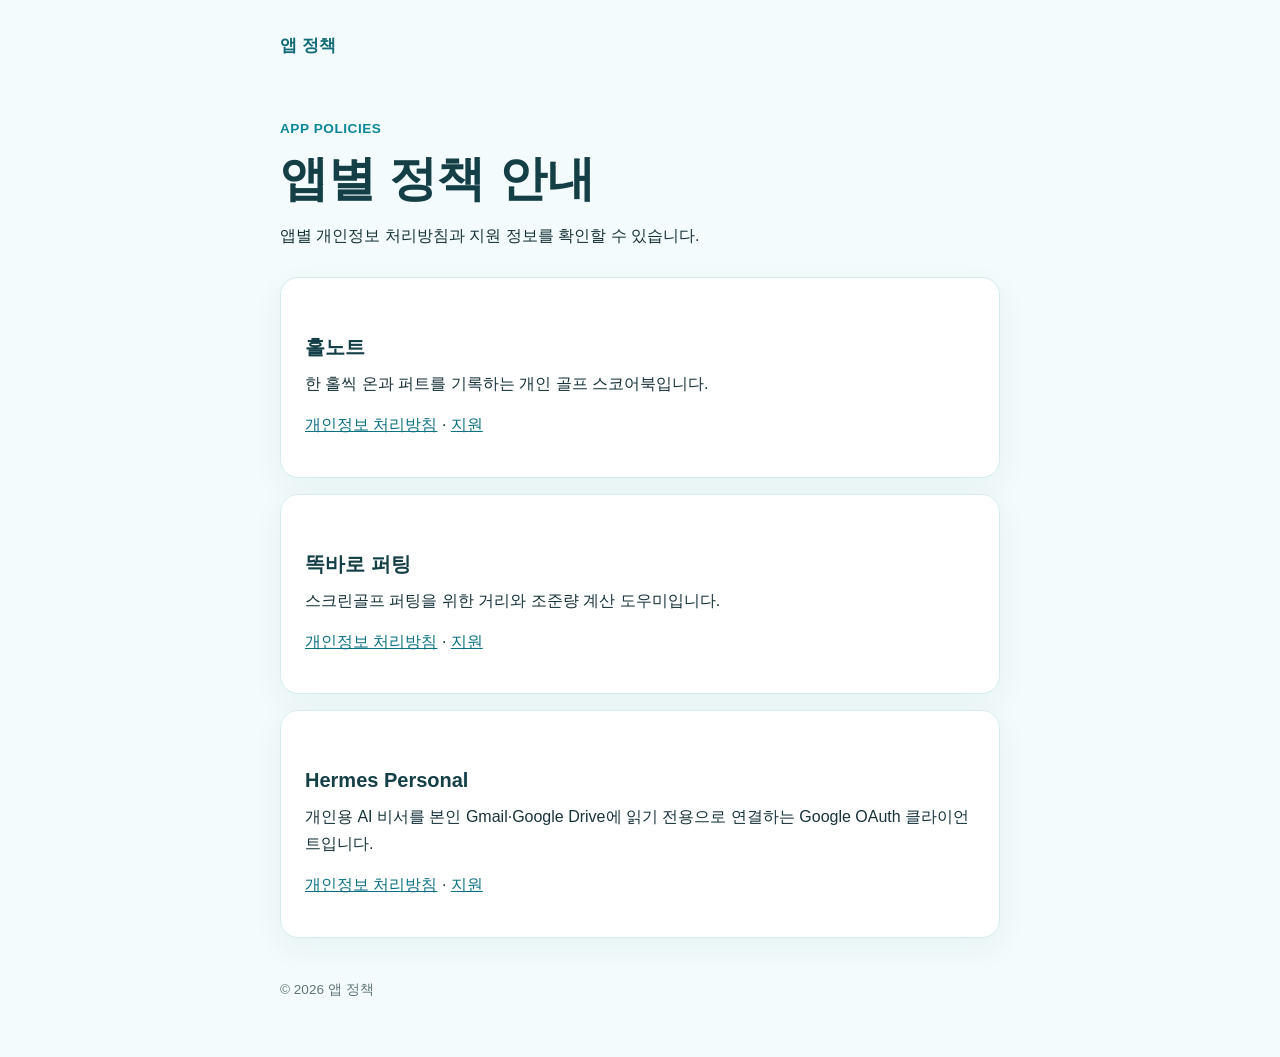
<file: index.html>
<!doctype html>
<html lang="ko">
  <head>
    <meta charset="utf-8" />
    <meta name="viewport" content="width=device-width, initial-scale=1" />
    <meta name="description" content="앱별 개인정보 처리방침과 지원 안내" />
    <title>앱 정책</title>
    <link rel="stylesheet" href="style.css" />
  </head>
  <body>
    <main>
      <header>
        <a class="brand" href="index.html">앱 정책</a>
      </header>

      <section class="hero">
        <p class="eyebrow">APP POLICIES</p>
        <h1>앱별 정책 안내</h1>
        <p>앱별 개인정보 처리방침과 지원 정보를 확인할 수 있습니다.</p>
      </section>

      <div class="cards">
        <section class="card">
          <h2>홀노트</h2>
          <p>한 홀씩 온과 퍼트를 기록하는 개인 골프 스코어북입니다.</p>
          <p>
            <a href="apps/holenote/privacy.html">개인정보 처리방침</a>
            ·
            <a href="apps/holenote/support.html">지원</a>
          </p>
        </section>
        <section class="card">
          <h2>똑바로 퍼팅</h2>
          <p>스크린골프 퍼팅을 위한 거리와 조준량 계산 도우미입니다.</p>
          <p>
            <a href="apps/tokbaro/privacy.html">개인정보 처리방침</a>
            ·
            <a href="apps/tokbaro/support.html">지원</a>
          </p>
        </section>
        <section class="card">
          <h2>Hermes Personal</h2>
          <p>개인용 AI 비서를 본인 Gmail·Google Drive에 읽기 전용으로 연결하는 Google OAuth 클라이언트입니다.</p>
          <p>
            <a href="apps/hermes-personal/privacy.html">개인정보 처리방침</a>
            ·
            <a href="apps/hermes-personal/support.html">지원</a>
          </p>
        </section>
      </div>

      <footer>© 2026 앱 정책</footer>
    </main>
  </body>
</html>
</file>
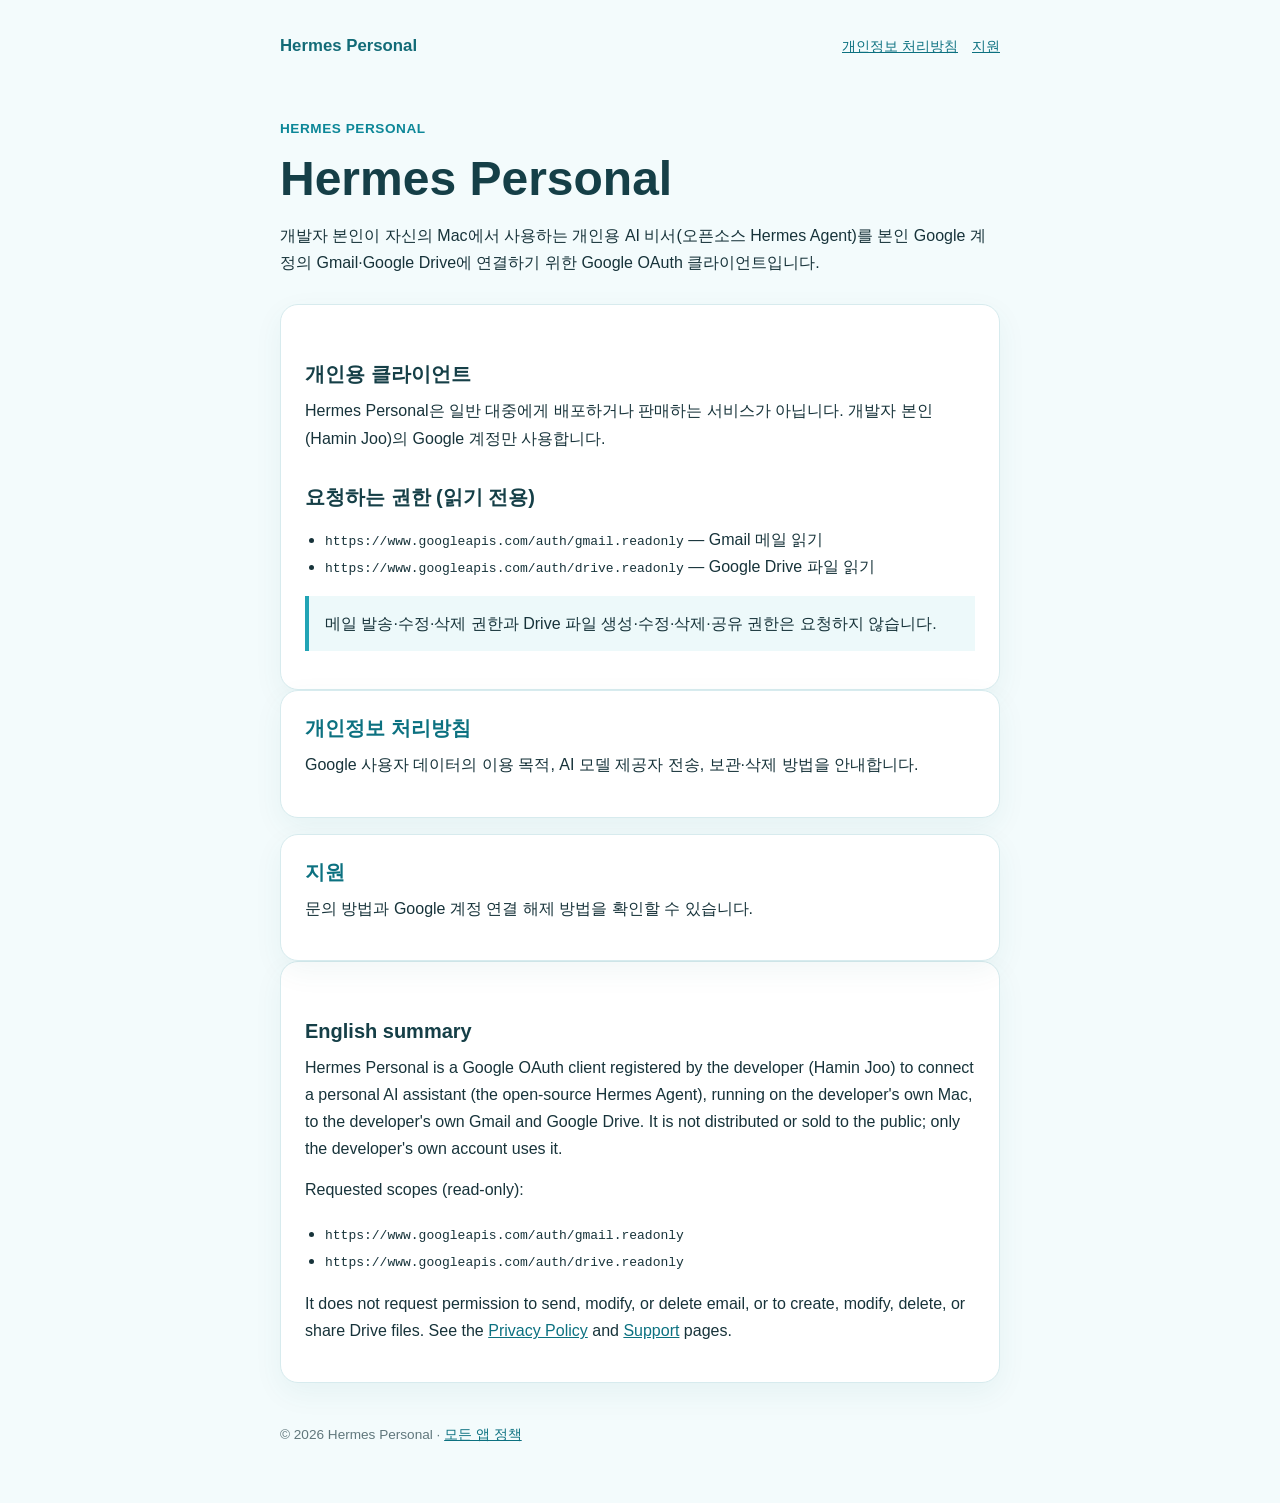
<file: apps/hermes-personal/index.html>
<!doctype html>
<html lang="ko">
  <head>
    <meta charset="utf-8" />
    <meta name="viewport" content="width=device-width, initial-scale=1" />
    <meta name="description" content="Hermes Personal의 개인정보 처리방침과 지원 안내" />
    <title>Hermes Personal | 안내</title>
    <link rel="stylesheet" href="../../style.css" />
  </head>
  <body>
    <main>
      <header>
        <a class="brand" href="index.html">Hermes Personal</a>
        <nav aria-label="주요 메뉴">
          <a href="privacy.html">개인정보 처리방침</a>
          <a href="support.html">지원</a>
        </nav>
      </header>

      <section class="hero">
        <p class="eyebrow">HERMES PERSONAL</p>
        <h1>Hermes Personal</h1>
        <p>
          개발자 본인이 자신의 Mac에서 사용하는 개인용 AI 비서(오픈소스 Hermes Agent)를
          본인 Google 계정의 Gmail·Google Drive에 연결하기 위한 Google OAuth 클라이언트입니다.
        </p>
      </section>

      <article class="card">
        <h2>개인용 클라이언트</h2>
        <p>
          Hermes Personal은 일반 대중에게 배포하거나 판매하는 서비스가 아닙니다.
          개발자 본인(Hamin Joo)의 Google 계정만 사용합니다.
        </p>

        <h2>요청하는 권한 (읽기 전용)</h2>
        <ul>
          <li><code>https://www.googleapis.com/auth/gmail.readonly</code> — Gmail 메일 읽기</li>
          <li><code>https://www.googleapis.com/auth/drive.readonly</code> — Google Drive 파일 읽기</li>
        </ul>
        <p class="notice">
          메일 발송·수정·삭제 권한과 Drive 파일 생성·수정·삭제·공유 권한은 요청하지 않습니다.
        </p>
      </article>

      <div class="cards">
        <a class="card card-link" href="privacy.html">
          <h2>개인정보 처리방침</h2>
          <p>Google 사용자 데이터의 이용 목적, AI 모델 제공자 전송, 보관·삭제 방법을 안내합니다.</p>
        </a>
        <a class="card card-link" href="support.html">
          <h2>지원</h2>
          <p>문의 방법과 Google 계정 연결 해제 방법을 확인할 수 있습니다.</p>
        </a>
      </div>

      <article class="card" lang="en">
        <h2>English summary</h2>
        <p>
          Hermes Personal is a Google OAuth client registered by the developer (Hamin Joo)
          to connect a personal AI assistant (the open-source Hermes Agent), running on the
          developer's own Mac, to the developer's own Gmail and Google Drive.
          It is not distributed or sold to the public; only the developer's own account uses it.
        </p>
        <p>Requested scopes (read-only):</p>
        <ul>
          <li><code>https://www.googleapis.com/auth/gmail.readonly</code></li>
          <li><code>https://www.googleapis.com/auth/drive.readonly</code></li>
        </ul>
        <p>
          It does not request permission to send, modify, or delete email, or to create,
          modify, delete, or share Drive files.
          See the <a href="privacy.html">Privacy Policy</a> and <a href="support.html">Support</a> pages.
        </p>
      </article>

      <footer>© 2026 Hermes Personal · <a href="../../index.html">모든 앱 정책</a></footer>
    </main>
  </body>
</html>
</file>
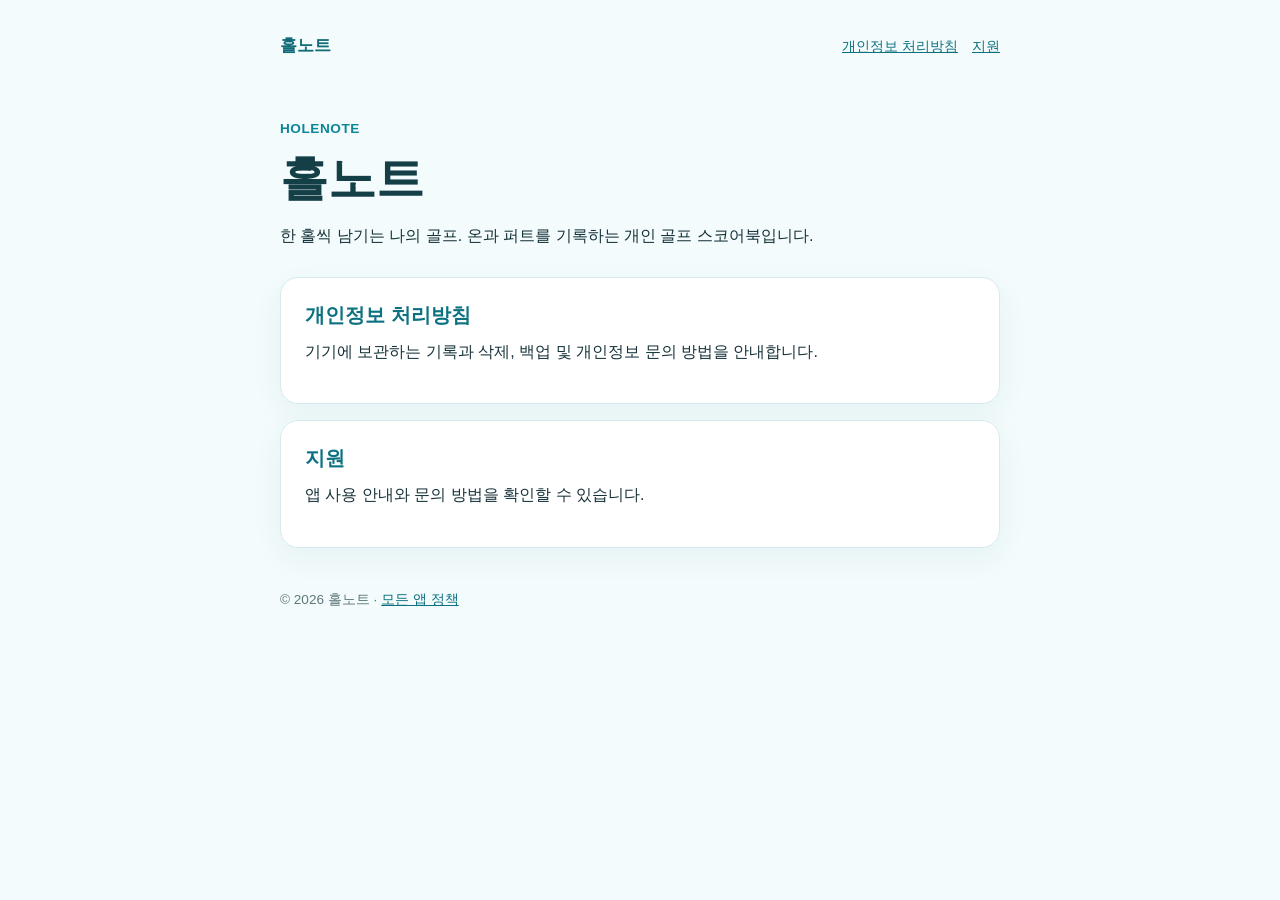
<file: apps/holenote/index.html>
<!doctype html>
<html lang="ko">
  <head>
    <meta charset="utf-8" />
    <meta name="viewport" content="width=device-width, initial-scale=1" />
    <meta name="description" content="홀노트의 개인정보 처리방침과 지원 안내" />
    <title>홀노트 | 안내</title>
    <link rel="stylesheet" href="../../style.css" />
  </head>
  <body>
    <main>
      <header>
        <a class="brand" href="index.html">홀노트</a>
        <nav aria-label="주요 메뉴">
          <a href="privacy.html">개인정보 처리방침</a>
          <a href="support.html">지원</a>
        </nav>
      </header>

      <section class="hero">
        <p class="eyebrow">HOLENOTE</p>
        <h1>홀노트</h1>
        <p>한 홀씩 남기는 나의 골프. 온과 퍼트를 기록하는 개인 골프 스코어북입니다.</p>
      </section>

      <div class="cards">
        <a class="card card-link" href="privacy.html">
          <h2>개인정보 처리방침</h2>
          <p>기기에 보관하는 기록과 삭제, 백업 및 개인정보 문의 방법을 안내합니다.</p>
        </a>
        <a class="card card-link" href="support.html">
          <h2>지원</h2>
          <p>앱 사용 안내와 문의 방법을 확인할 수 있습니다.</p>
        </a>
      </div>

      <footer>© 2026 홀노트 · <a href="../../index.html">모든 앱 정책</a></footer>
    </main>
  </body>
</html>
</file>
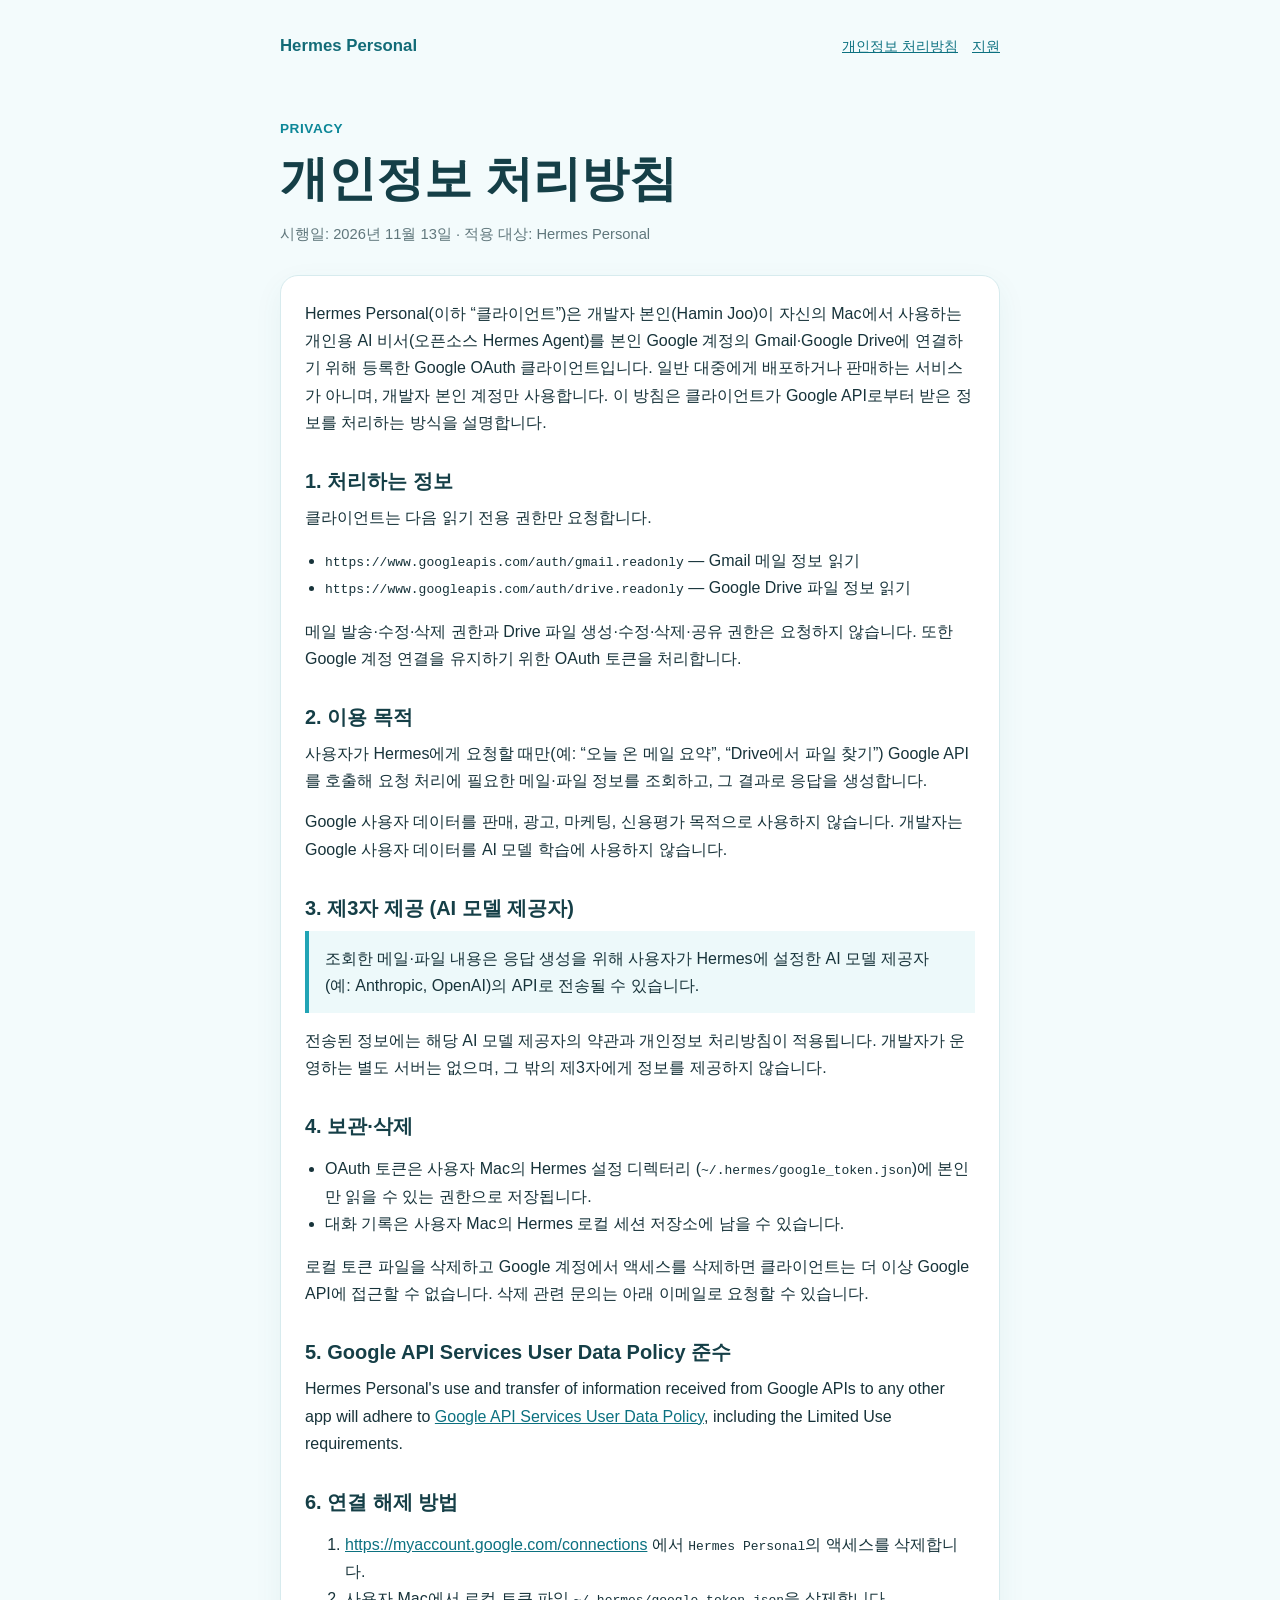
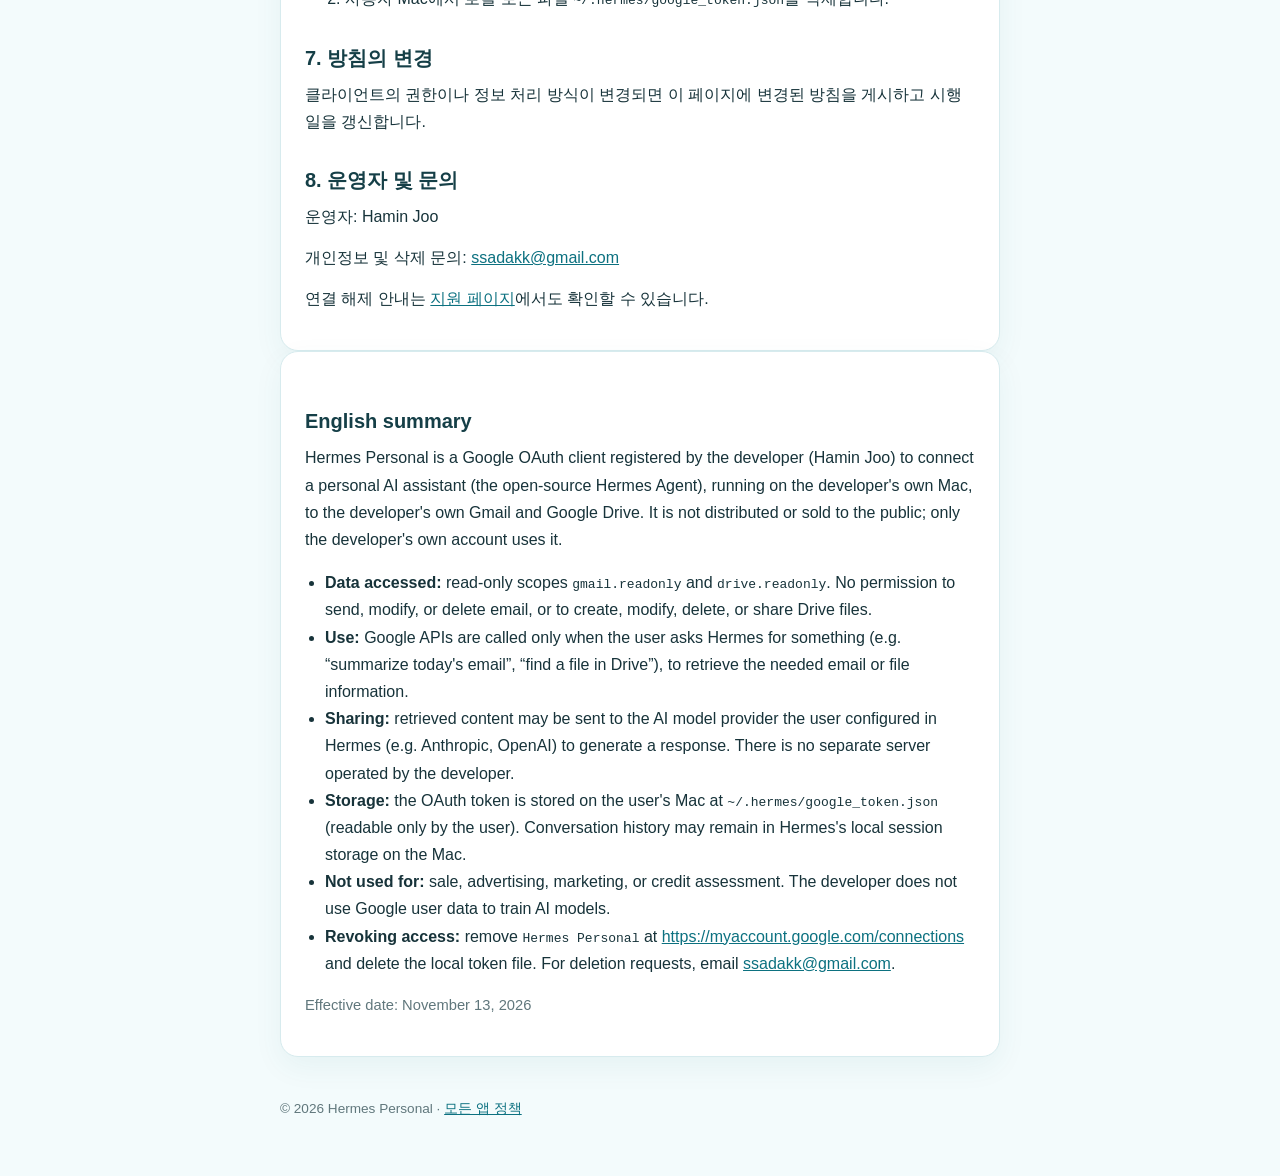
<file: apps/hermes-personal/privacy.html>
<!doctype html>
<html lang="ko">
  <head>
    <meta charset="utf-8" />
    <meta name="viewport" content="width=device-width, initial-scale=1" />
    <meta name="description" content="Hermes Personal 개인정보 처리방침" />
    <title>개인정보 처리방침 | Hermes Personal</title>
    <link rel="stylesheet" href="../../style.css" />
  </head>
  <body>
    <main>
      <header>
        <a class="brand" href="index.html">Hermes Personal</a>
        <nav aria-label="주요 메뉴">
          <a href="privacy.html" aria-current="page">개인정보 처리방침</a>
          <a href="support.html">지원</a>
        </nav>
      </header>

      <section class="hero">
        <p class="eyebrow">PRIVACY</p>
        <h1>개인정보 처리방침</h1>
        <p class="muted">시행일: 2026년 11월 13일 · 적용 대상: Hermes Personal</p>
      </section>

      <article class="card">
        <p>
          Hermes Personal(이하 “클라이언트”)은 개발자 본인(Hamin Joo)이 자신의 Mac에서 사용하는
          개인용 AI 비서(오픈소스 Hermes Agent)를 본인 Google 계정의 Gmail·Google Drive에
          연결하기 위해 등록한 Google OAuth 클라이언트입니다. 일반 대중에게 배포하거나
          판매하는 서비스가 아니며, 개발자 본인 계정만 사용합니다. 이 방침은 클라이언트가
          Google API로부터 받은 정보를 처리하는 방식을 설명합니다.
        </p>

        <h2>1. 처리하는 정보</h2>
        <p>클라이언트는 다음 읽기 전용 권한만 요청합니다.</p>
        <ul>
          <li><code>https://www.googleapis.com/auth/gmail.readonly</code> — Gmail 메일 정보 읽기</li>
          <li><code>https://www.googleapis.com/auth/drive.readonly</code> — Google Drive 파일 정보 읽기</li>
        </ul>
        <p>
          메일 발송·수정·삭제 권한과 Drive 파일 생성·수정·삭제·공유 권한은 요청하지 않습니다.
          또한 Google 계정 연결을 유지하기 위한 OAuth 토큰을 처리합니다.
        </p>

        <h2>2. 이용 목적</h2>
        <p>
          사용자가 Hermes에게 요청할 때만(예: “오늘 온 메일 요약”, “Drive에서 파일 찾기”)
          Google API를 호출해 요청 처리에 필요한 메일·파일 정보를 조회하고, 그 결과로
          응답을 생성합니다.
        </p>
        <p>
          Google 사용자 데이터를 판매, 광고, 마케팅, 신용평가 목적으로 사용하지 않습니다.
          개발자는 Google 사용자 데이터를 AI 모델 학습에 사용하지 않습니다.
        </p>

        <h2>3. 제3자 제공 (AI 모델 제공자)</h2>
        <p class="notice">
          조회한 메일·파일 내용은 응답 생성을 위해 사용자가 Hermes에 설정한 AI 모델 제공자
          (예: Anthropic, OpenAI)의 API로 전송될 수 있습니다.
        </p>
        <p>
          전송된 정보에는 해당 AI 모델 제공자의 약관과 개인정보 처리방침이 적용됩니다.
          개발자가 운영하는 별도 서버는 없으며, 그 밖의 제3자에게 정보를 제공하지 않습니다.
        </p>

        <h2>4. 보관·삭제</h2>
        <ul>
          <li>
            OAuth 토큰은 사용자 Mac의 Hermes 설정 디렉터리
            (<code>~/.hermes/google_token.json</code>)에 본인만 읽을 수 있는 권한으로 저장됩니다.
          </li>
          <li>대화 기록은 사용자 Mac의 Hermes 로컬 세션 저장소에 남을 수 있습니다.</li>
        </ul>
        <p>
          로컬 토큰 파일을 삭제하고 Google 계정에서 액세스를 삭제하면 클라이언트는 더 이상
          Google API에 접근할 수 없습니다. 삭제 관련 문의는 아래 이메일로 요청할 수 있습니다.
        </p>

        <h2>5. Google API Services User Data Policy 준수</h2>
        <p>
          Hermes Personal's use and transfer of information received from Google APIs to any other app will adhere to
          <a href="https://developers.google.com/terms/api-services-user-data-policy">Google API Services User Data Policy</a>,
          including the Limited Use requirements.
        </p>

        <h2>6. 연결 해제 방법</h2>
        <ol>
          <li>
            <a href="https://myaccount.google.com/connections">https://myaccount.google.com/connections</a>
            에서 <code>Hermes Personal</code>의 액세스를 삭제합니다.
          </li>
          <li>사용자 Mac에서 로컬 토큰 파일 <code>~/.hermes/google_token.json</code>을 삭제합니다.</li>
        </ol>

        <h2>7. 방침의 변경</h2>
        <p>
          클라이언트의 권한이나 정보 처리 방식이 변경되면 이 페이지에 변경된 방침을 게시하고
          시행일을 갱신합니다.
        </p>

        <h2>8. 운영자 및 문의</h2>
        <p>운영자: Hamin Joo</p>
        <p>
          개인정보 및 삭제 문의:
          <a href="mailto:ssadakk@gmail.com">ssadakk@gmail.com</a>
        </p>
        <p>연결 해제 안내는 <a href="support.html">지원 페이지</a>에서도 확인할 수 있습니다.</p>
      </article>

      <article class="card" lang="en">
        <h2>English summary</h2>
        <p>
          Hermes Personal is a Google OAuth client registered by the developer (Hamin Joo) to
          connect a personal AI assistant (the open-source Hermes Agent), running on the
          developer's own Mac, to the developer's own Gmail and Google Drive. It is not
          distributed or sold to the public; only the developer's own account uses it.
        </p>
        <ul>
          <li>
            <strong>Data accessed:</strong> read-only scopes
            <code>gmail.readonly</code> and <code>drive.readonly</code>. No permission to send,
            modify, or delete email, or to create, modify, delete, or share Drive files.
          </li>
          <li>
            <strong>Use:</strong> Google APIs are called only when the user asks Hermes for something
            (e.g. “summarize today's email”, “find a file in Drive”), to retrieve the needed
            email or file information.
          </li>
          <li>
            <strong>Sharing:</strong> retrieved content may be sent to the AI model provider the user
            configured in Hermes (e.g. Anthropic, OpenAI) to generate a response.
            There is no separate server operated by the developer.
          </li>
          <li>
            <strong>Storage:</strong> the OAuth token is stored on the user's Mac at
            <code>~/.hermes/google_token.json</code> (readable only by the user). Conversation history
            may remain in Hermes's local session storage on the Mac.
          </li>
          <li>
            <strong>Not used for:</strong> sale, advertising, marketing, or credit assessment.
            The developer does not use Google user data to train AI models.
          </li>
          <li>
            <strong>Revoking access:</strong> remove <code>Hermes Personal</code> at
            <a href="https://myaccount.google.com/connections">https://myaccount.google.com/connections</a>
            and delete the local token file. For deletion requests, email
            <a href="mailto:ssadakk@gmail.com">ssadakk@gmail.com</a>.
          </li>
        </ul>
        <p class="muted">Effective date: November 13, 2026</p>
      </article>

      <footer>© 2026 Hermes Personal · <a href="../../index.html">모든 앱 정책</a></footer>
    </main>
  </body>
</html>
</file>
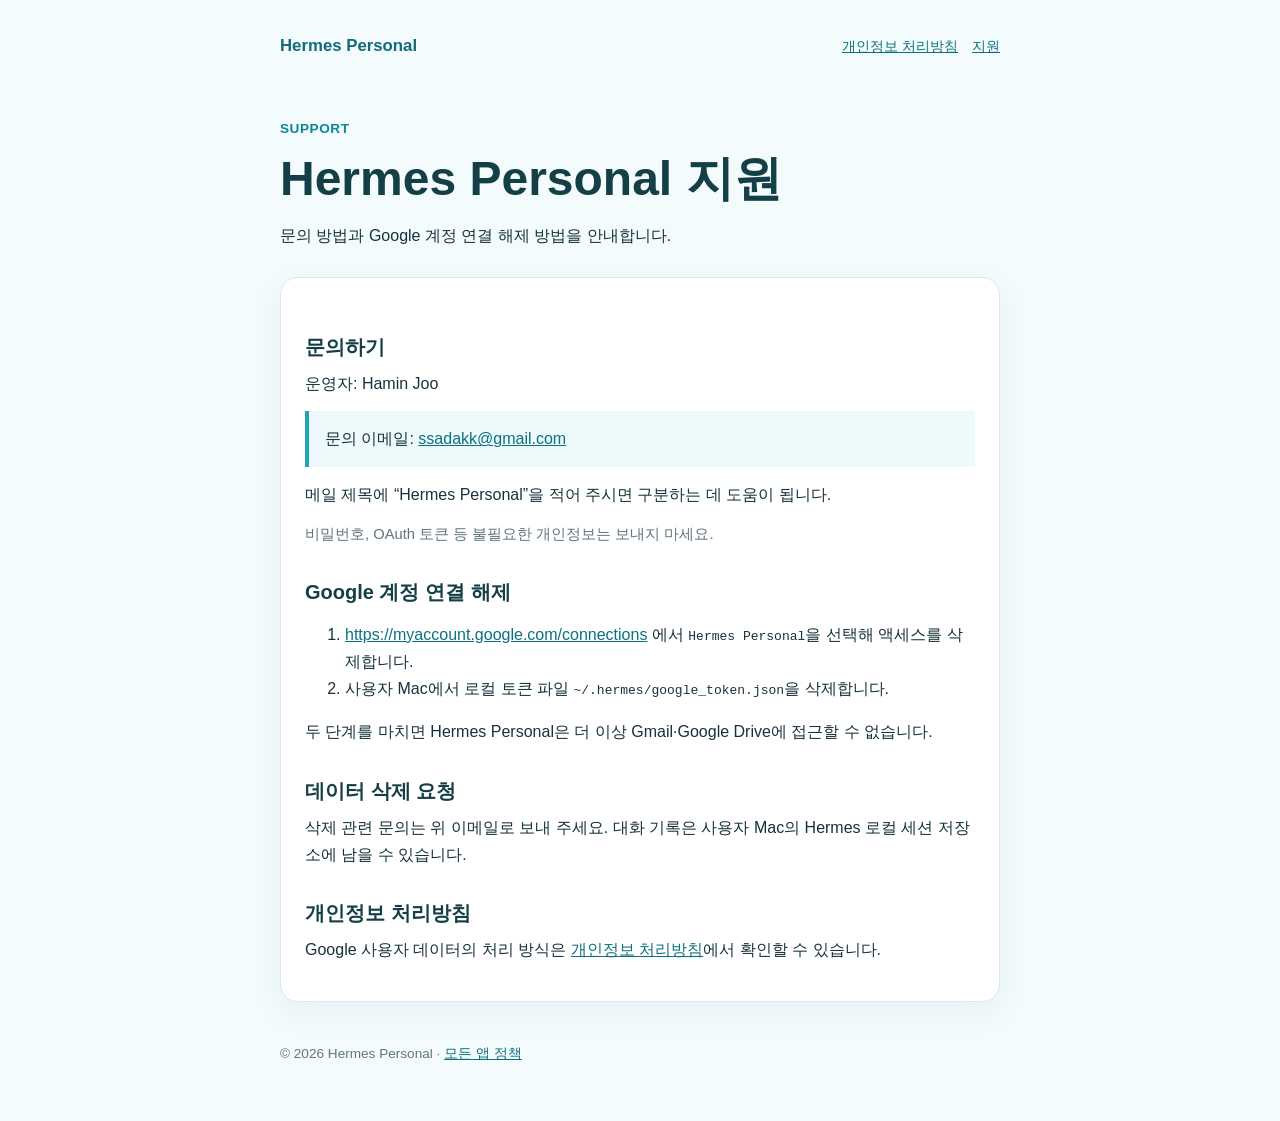
<file: apps/hermes-personal/support.html>
<!doctype html>
<html lang="ko">
  <head>
    <meta charset="utf-8" />
    <meta name="viewport" content="width=device-width, initial-scale=1" />
    <meta name="description" content="Hermes Personal 문의 및 Google 계정 연결 해제 방법" />
    <title>지원 | Hermes Personal</title>
    <link rel="stylesheet" href="../../style.css" />
  </head>
  <body>
    <main>
      <header>
        <a class="brand" href="index.html">Hermes Personal</a>
        <nav aria-label="주요 메뉴">
          <a href="privacy.html">개인정보 처리방침</a>
          <a href="support.html" aria-current="page">지원</a>
        </nav>
      </header>

      <section class="hero">
        <p class="eyebrow">SUPPORT</p>
        <h1>Hermes Personal 지원</h1>
        <p>문의 방법과 Google 계정 연결 해제 방법을 안내합니다.</p>
      </section>

      <article class="card">
        <h2>문의하기</h2>
        <p>운영자: Hamin Joo</p>
        <p class="notice">
          문의 이메일:
          <a href="mailto:ssadakk@gmail.com">ssadakk@gmail.com</a>
        </p>
        <p>메일 제목에 “Hermes Personal”을 적어 주시면 구분하는 데 도움이 됩니다.</p>
        <p class="muted">비밀번호, OAuth 토큰 등 불필요한 개인정보는 보내지 마세요.</p>

        <h2>Google 계정 연결 해제</h2>
        <ol>
          <li>
            <a href="https://myaccount.google.com/connections">https://myaccount.google.com/connections</a>
            에서 <code>Hermes Personal</code>을 선택해 액세스를 삭제합니다.
          </li>
          <li>사용자 Mac에서 로컬 토큰 파일 <code>~/.hermes/google_token.json</code>을 삭제합니다.</li>
        </ol>
        <p>
          두 단계를 마치면 Hermes Personal은 더 이상 Gmail·Google Drive에 접근할 수 없습니다.
        </p>

        <h2>데이터 삭제 요청</h2>
        <p>
          삭제 관련 문의는 위 이메일로 보내 주세요. 대화 기록은 사용자 Mac의 Hermes 로컬
          세션 저장소에 남을 수 있습니다.
        </p>

        <h2>개인정보 처리방침</h2>
        <p>
          Google 사용자 데이터의 처리 방식은
          <a href="privacy.html">개인정보 처리방침</a>에서 확인할 수 있습니다.
        </p>
      </article>

      <footer>© 2026 Hermes Personal · <a href="../../index.html">모든 앱 정책</a></footer>
    </main>
  </body>
</html>
</file>
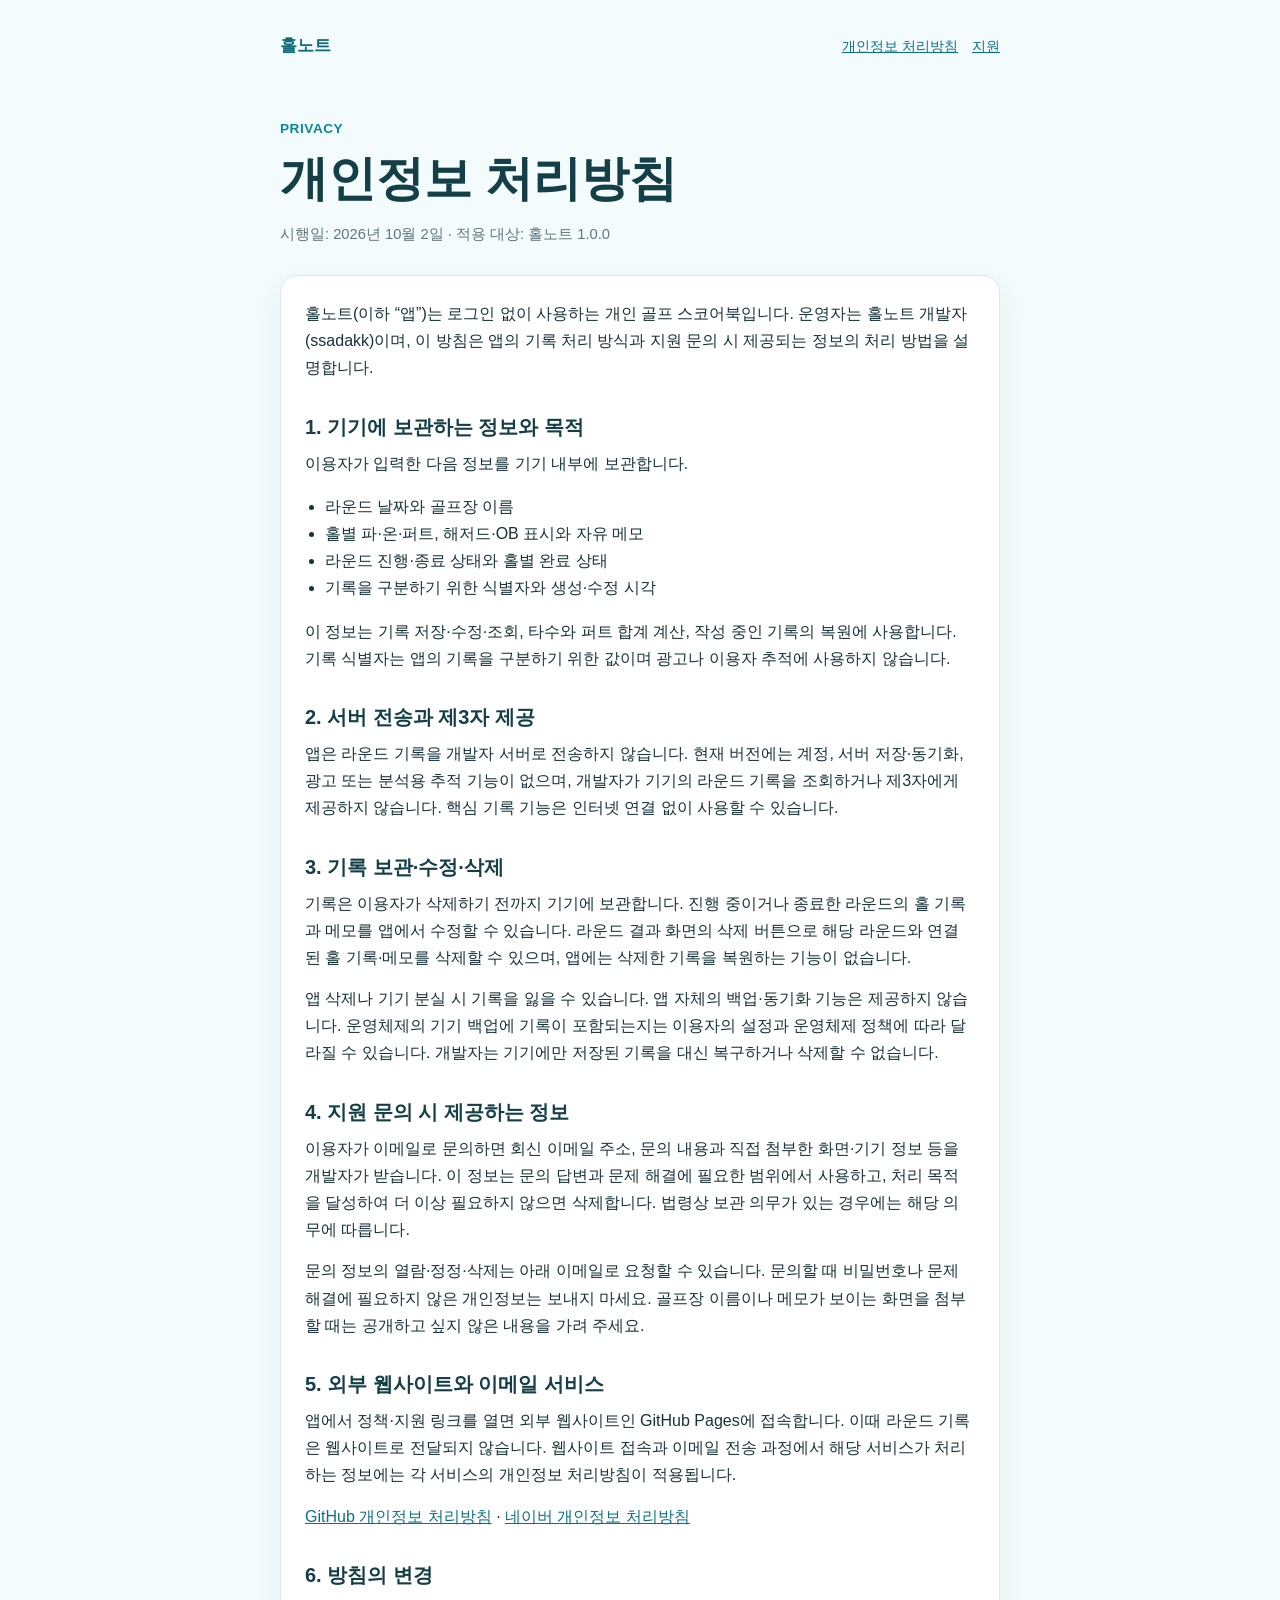
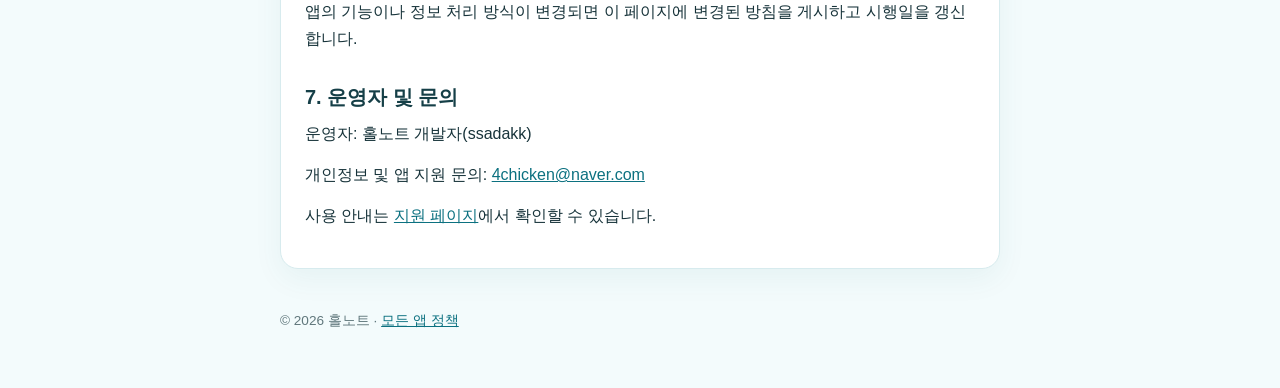
<file: apps/holenote/privacy.html>
<!doctype html>
<html lang="ko">
  <head>
    <meta charset="utf-8" />
    <meta name="viewport" content="width=device-width, initial-scale=1" />
    <meta name="description" content="홀노트 개인정보 처리방침" />
    <title>개인정보 처리방침 | 홀노트</title>
    <link rel="stylesheet" href="../../style.css" />
  </head>
  <body>
    <main>
      <header>
        <a class="brand" href="index.html">홀노트</a>
        <nav aria-label="주요 메뉴">
          <a href="privacy.html" aria-current="page">개인정보 처리방침</a>
          <a href="support.html">지원</a>
        </nav>
      </header>

      <section class="hero">
        <p class="eyebrow">PRIVACY</p>
        <h1>개인정보 처리방침</h1>
        <p class="muted">시행일: 2026년 10월 2일 · 적용 대상: 홀노트 1.0.0</p>
      </section>

      <article class="card">
        <p>
          홀노트(이하 “앱”)는 로그인 없이 사용하는 개인 골프 스코어북입니다.
          운영자는 홀노트 개발자(ssadakk)이며, 이 방침은 앱의 기록 처리 방식과
          지원 문의 시 제공되는 정보의 처리 방법을 설명합니다.
        </p>

        <h2>1. 기기에 보관하는 정보와 목적</h2>
        <p>이용자가 입력한 다음 정보를 기기 내부에 보관합니다.</p>
        <ul>
          <li>라운드 날짜와 골프장 이름</li>
          <li>홀별 파·온·퍼트, 해저드·OB 표시와 자유 메모</li>
          <li>라운드 진행·종료 상태와 홀별 완료 상태</li>
          <li>기록을 구분하기 위한 식별자와 생성·수정 시각</li>
        </ul>
        <p>
          이 정보는 기록 저장·수정·조회, 타수와 퍼트 합계 계산, 작성 중인 기록의
          복원에 사용합니다. 기록 식별자는 앱의 기록을 구분하기 위한 값이며
          광고나 이용자 추적에 사용하지 않습니다.
        </p>

        <h2>2. 서버 전송과 제3자 제공</h2>
        <p>
          앱은 라운드 기록을 개발자 서버로 전송하지 않습니다. 현재 버전에는
          계정, 서버 저장·동기화, 광고 또는 분석용 추적 기능이 없으며, 개발자가
          기기의 라운드 기록을 조회하거나 제3자에게 제공하지 않습니다.
          핵심 기록 기능은 인터넷 연결 없이 사용할 수 있습니다.
        </p>

        <h2>3. 기록 보관·수정·삭제</h2>
        <p>
          기록은 이용자가 삭제하기 전까지 기기에 보관합니다. 진행 중이거나 종료한
          라운드의 홀 기록과 메모를 앱에서 수정할 수 있습니다. 라운드 결과 화면의
          삭제 버튼으로 해당 라운드와 연결된 홀 기록·메모를 삭제할 수 있으며,
          앱에는 삭제한 기록을 복원하는 기능이 없습니다.
        </p>
        <p>
          앱 삭제나 기기 분실 시 기록을 잃을 수 있습니다. 앱 자체의 백업·동기화
          기능은 제공하지 않습니다. 운영체제의 기기 백업에 기록이 포함되는지는
          이용자의 설정과 운영체제 정책에 따라 달라질 수 있습니다.
          개발자는 기기에만 저장된 기록을 대신 복구하거나 삭제할 수 없습니다.
        </p>

        <h2>4. 지원 문의 시 제공하는 정보</h2>
        <p>
          이용자가 이메일로 문의하면 회신 이메일 주소, 문의 내용과 직접 첨부한
          화면·기기 정보 등을 개발자가 받습니다. 이 정보는 문의 답변과 문제 해결에
          필요한 범위에서 사용하고, 처리 목적을 달성하여 더 이상 필요하지 않으면
          삭제합니다. 법령상 보관 의무가 있는 경우에는 해당 의무에 따릅니다.
        </p>
        <p>
          문의 정보의 열람·정정·삭제는 아래 이메일로 요청할 수 있습니다.
          문의할 때 비밀번호나 문제 해결에 필요하지 않은 개인정보는 보내지 마세요.
          골프장 이름이나 메모가 보이는 화면을 첨부할 때는 공개하고 싶지 않은
          내용을 가려 주세요.
        </p>

        <h2>5. 외부 웹사이트와 이메일 서비스</h2>
        <p>
          앱에서 정책·지원 링크를 열면 외부 웹사이트인 GitHub Pages에 접속합니다.
          이때 라운드 기록은 웹사이트로 전달되지 않습니다. 웹사이트 접속과 이메일
          전송 과정에서 해당 서비스가 처리하는 정보에는 각 서비스의 개인정보
          처리방침이 적용됩니다.
        </p>
        <p>
          <a href="https://docs.github.com/ko/site-policy/privacy-policies/github-general-privacy-statement">GitHub 개인정보 처리방침</a>
          ·
          <a href="https://policy.naver.com/policy/privacy.html">네이버 개인정보 처리방침</a>
        </p>

        <h2>6. 방침의 변경</h2>
        <p>
          앱의 기능이나 정보 처리 방식이 변경되면 이 페이지에 변경된 방침을 게시하고
          시행일을 갱신합니다.
        </p>

        <h2>7. 운영자 및 문의</h2>
        <p>운영자: 홀노트 개발자(ssadakk)</p>
        <p>
          개인정보 및 앱 지원 문의:
          <a href="mailto:4chicken@naver.com">4chicken@naver.com</a>
        </p>
        <p>사용 안내는 <a href="support.html">지원 페이지</a>에서 확인할 수 있습니다.</p>
      </article>

      <footer>© 2026 홀노트 · <a href="../../index.html">모든 앱 정책</a></footer>
    </main>
  </body>
</html>
</file>
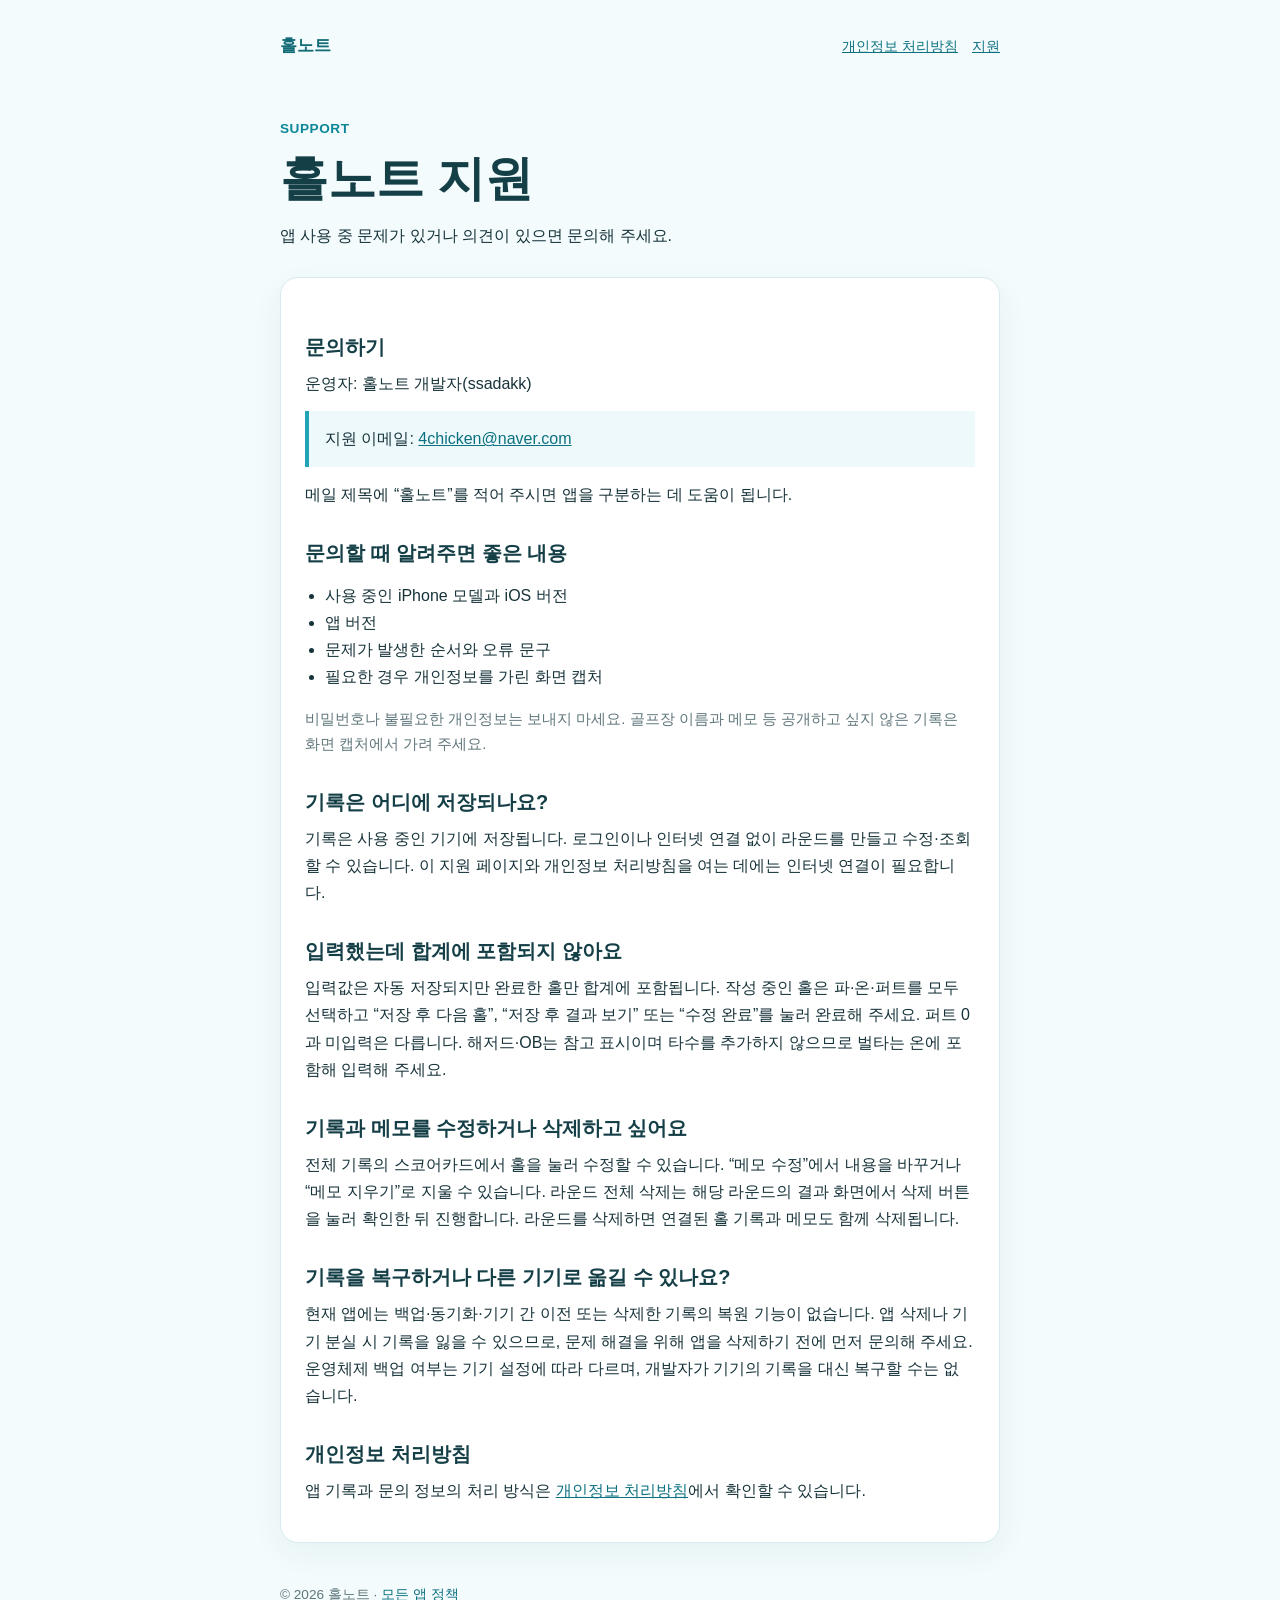
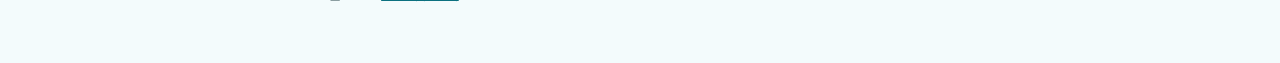
<file: apps/holenote/support.html>
<!doctype html>
<html lang="ko">
  <head>
    <meta charset="utf-8" />
    <meta name="viewport" content="width=device-width, initial-scale=1" />
    <meta name="description" content="홀노트 사용 안내와 지원 및 문의 방법" />
    <title>지원 | 홀노트</title>
    <link rel="stylesheet" href="../../style.css" />
  </head>
  <body>
    <main>
      <header>
        <a class="brand" href="index.html">홀노트</a>
        <nav aria-label="주요 메뉴">
          <a href="privacy.html">개인정보 처리방침</a>
          <a href="support.html" aria-current="page">지원</a>
        </nav>
      </header>

      <section class="hero">
        <p class="eyebrow">SUPPORT</p>
        <h1>홀노트 지원</h1>
        <p>앱 사용 중 문제가 있거나 의견이 있으면 문의해 주세요.</p>
      </section>

      <article class="card">
        <h2>문의하기</h2>
        <p>운영자: 홀노트 개발자(ssadakk)</p>
        <p class="notice">
          지원 이메일:
          <a href="mailto:4chicken@naver.com">4chicken@naver.com</a>
        </p>
        <p>메일 제목에 “홀노트”를 적어 주시면 앱을 구분하는 데 도움이 됩니다.</p>

        <h2>문의할 때 알려주면 좋은 내용</h2>
        <ul>
          <li>사용 중인 iPhone 모델과 iOS 버전</li>
          <li>앱 버전</li>
          <li>문제가 발생한 순서와 오류 문구</li>
          <li>필요한 경우 개인정보를 가린 화면 캡처</li>
        </ul>
        <p class="muted">
          비밀번호나 불필요한 개인정보는 보내지 마세요. 골프장 이름과 메모 등
          공개하고 싶지 않은 기록은 화면 캡처에서 가려 주세요.
        </p>

        <h2>기록은 어디에 저장되나요?</h2>
        <p>
          기록은 사용 중인 기기에 저장됩니다. 로그인이나 인터넷 연결 없이
          라운드를 만들고 수정·조회할 수 있습니다. 이 지원 페이지와 개인정보
          처리방침을 여는 데에는 인터넷 연결이 필요합니다.
        </p>

        <h2>입력했는데 합계에 포함되지 않아요</h2>
        <p>
          입력값은 자동 저장되지만 완료한 홀만 합계에 포함됩니다. 작성 중인 홀은
          파·온·퍼트를 모두 선택하고 “저장 후 다음 홀”, “저장 후 결과 보기” 또는
          “수정 완료”를 눌러 완료해 주세요.
          퍼트 0과 미입력은 다릅니다. 해저드·OB는 참고 표시이며 타수를 추가하지
          않으므로 벌타는 온에 포함해 입력해 주세요.
        </p>

        <h2>기록과 메모를 수정하거나 삭제하고 싶어요</h2>
        <p>
          전체 기록의 스코어카드에서 홀을 눌러 수정할 수 있습니다. “메모 수정”에서
          내용을 바꾸거나 “메모 지우기”로 지울 수 있습니다. 라운드 전체 삭제는
          해당 라운드의 결과 화면에서 삭제 버튼을 눌러 확인한 뒤 진행합니다.
          라운드를 삭제하면 연결된 홀 기록과 메모도 함께 삭제됩니다.
        </p>

        <h2>기록을 복구하거나 다른 기기로 옮길 수 있나요?</h2>
        <p>
          현재 앱에는 백업·동기화·기기 간 이전 또는 삭제한 기록의 복원 기능이
          없습니다. 앱 삭제나 기기 분실 시 기록을 잃을 수 있으므로,
          문제 해결을 위해 앱을 삭제하기 전에 먼저 문의해 주세요.
          운영체제 백업 여부는 기기 설정에 따라 다르며, 개발자가 기기의 기록을
          대신 복구할 수는 없습니다.
        </p>

        <h2>개인정보 처리방침</h2>
        <p>
          앱 기록과 문의 정보의 처리 방식은
          <a href="privacy.html">개인정보 처리방침</a>에서 확인할 수 있습니다.
        </p>
      </article>

      <footer>© 2026 홀노트 · <a href="../../index.html">모든 앱 정책</a></footer>
    </main>
  </body>
</html>
</file>
<file: style.css>
:root {
  color-scheme: light;
  font-family: -apple-system, BlinkMacSystemFont, "Apple SD Gothic Neo",
    "Noto Sans KR", sans-serif;
  color: #17333a;
  background: #f3fbfc;
  line-height: 1.7;
}

* {
  box-sizing: border-box;
}

body {
  margin: 0;
}

main {
  width: min(760px, 100%);
  margin: 0 auto;
  padding: 32px 20px 56px;
}

header {
  display: flex;
  align-items: center;
  justify-content: space-between;
  gap: 20px;
  margin-bottom: 56px;
}

.brand {
  color: #126b77;
  font-size: 1.05rem;
  font-weight: 800;
  text-decoration: none;
}

nav {
  display: flex;
  flex-wrap: wrap;
  gap: 14px;
  font-size: 0.9rem;
}

a {
  color: #0c7180;
}

.hero {
  margin-bottom: 28px;
}

.eyebrow {
  margin: 0 0 8px;
  color: #0c8798;
  font-size: 0.85rem;
  font-weight: 700;
  letter-spacing: 0.04em;
}

h1,
h2 {
  color: #153f47;
  line-height: 1.3;
}

h1 {
  margin: 0 0 12px;
  font-size: clamp(2rem, 7vw, 3rem);
}

h2 {
  margin: 32px 0 10px;
  font-size: 1.25rem;
}

p {
  margin: 0 0 14px;
}

.muted {
  color: #60777c;
  font-size: 0.92rem;
}

.card {
  padding: 24px;
  border: 1px solid #d7ebee;
  border-radius: 18px;
  background: #ffffff;
  box-shadow: 0 10px 30px rgb(25 94 104 / 6%);
}

.cards {
  display: grid;
  gap: 16px;
}

.card-link {
  display: block;
  color: inherit;
  text-decoration: none;
}

.card-link h2 {
  margin-top: 0;
  color: #0c7180;
}

.notice {
  padding: 14px 16px;
  border-left: 4px solid #21a4b5;
  background: #edf9fa;
}

ul {
  padding-left: 1.25rem;
}

footer {
  margin-top: 40px;
  color: #60777c;
  font-size: 0.85rem;
}

@media (max-width: 560px) {
  header {
    align-items: flex-start;
    flex-direction: column;
    margin-bottom: 40px;
  }
}
</file>
